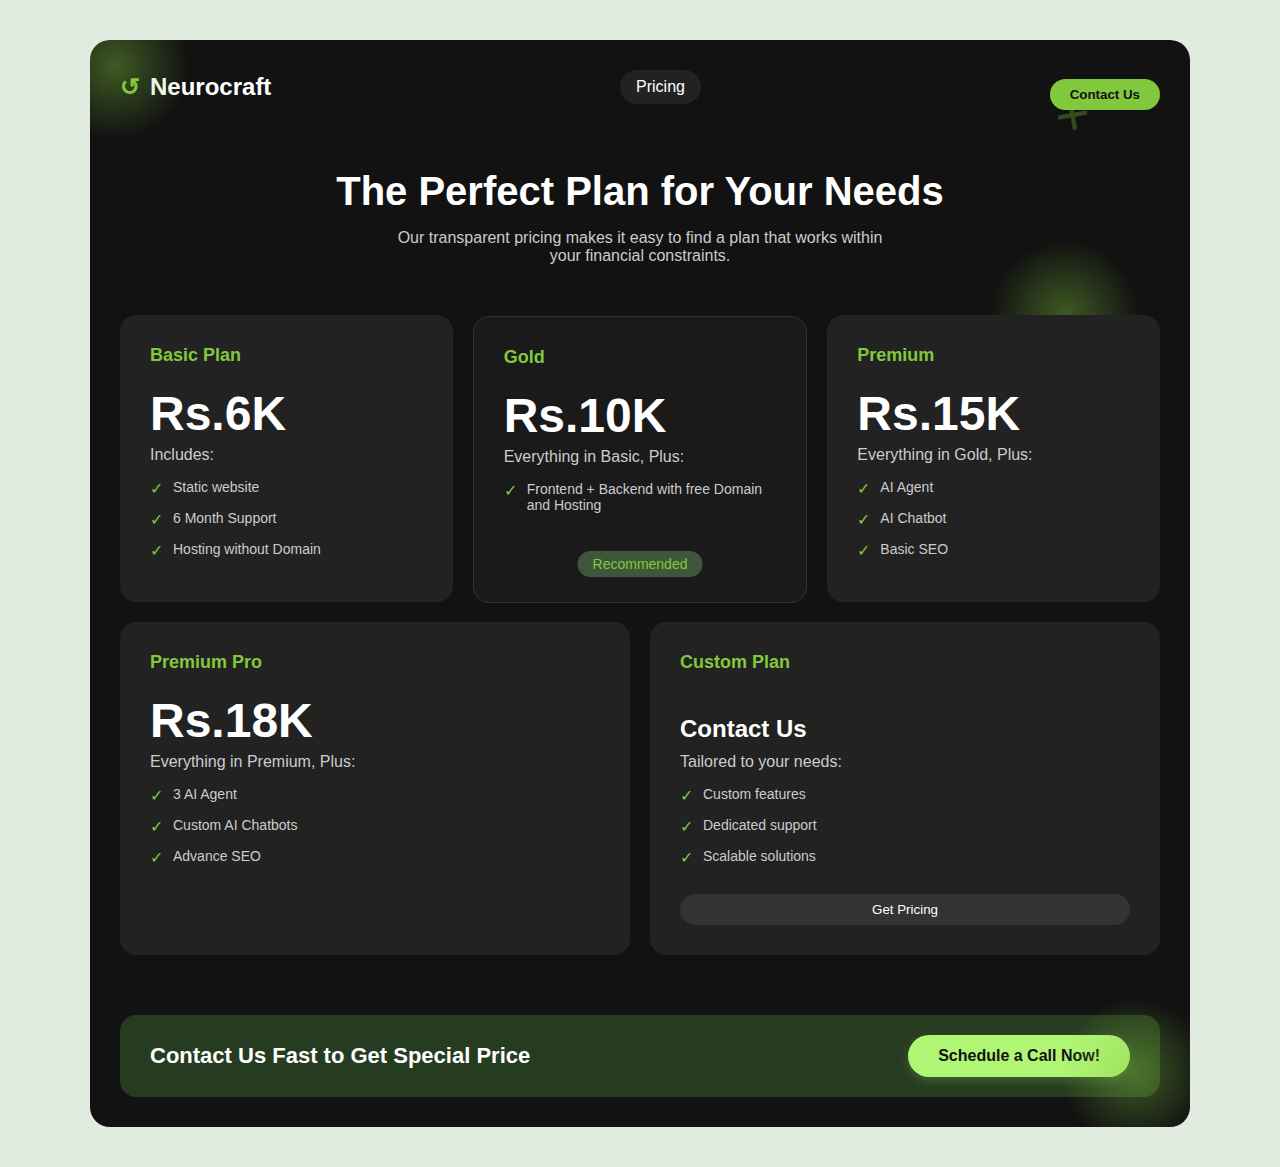
<file: pricing.html>
<!DOCTYPE html>
<html lang="en">
<head>
    <meta charset="UTF-8">
    <meta name="viewport" content="width=device-width, initial-scale=1.0">
    <title>Neurocraft</title>
    <style>
        * {
            margin: 0;
            padding: 0;
            box-sizing: border-box;
            font-family: -apple-system, BlinkMacSystemFont, 'Segoe UI', Roboto, Oxygen, Ubuntu, Cantarell, 'Open Sans', 'Helvetica Neue', sans-serif;
        }

        body {
            background-color: #e0ece0;
            color: white;
            min-height: 100vh;
        }

        .container {
            width: 1100px;
            max-width: 90%;
            background-color: #121212;
            border-radius: 20px;
            padding: 30px;
            position: relative;
            overflow: hidden;
            margin: 40px auto;
        }

        .green-glow {
            position: absolute;
            width: 150px;
            height: 150px;
            background: radial-gradient(circle, rgba(130, 200, 60, 0.4) 0%, rgba(0, 0, 0, 0) 70%);
            border-radius: 50%;
        }

        .green-glow-1 {
            top: -50px;
            left: -50px;
        }

        .green-glow-2 {
            bottom: -20px;
            right: -20px;
        }

        .green-glow-3 {
            top: 200px;
            right: 50px;
        }

        .plus-shape {
            position: absolute;
            opacity: 0.3;
        }

        .plus-shape-1 {
            top: 320px;
            left: 40px;
            transform: rotate(15deg);
            font-size: 80px;
            color: #82c83c;
        }

        .plus-shape-2 {
            top: 40px;
            right: 100px;
            transform: rotate(-10deg);
            font-size: 60px;
            color: #82c83c;
        }

        .header {
            display: flex;
            justify-content: space-between;
            align-items: center;
            margin-bottom: 50px;
            flex-wrap: wrap;
        }

        .logo {
            display: flex;
            align-items: center;
            font-size: 24px;
            font-weight: bold;
            margin-bottom: 15px;
        }

        .logo-icon {
            color: #82c83c;
            margin-right: 10px;
            font-size: 24px;
        }

        .nav {
            display: flex;
            gap: 30px;
            flex-wrap: wrap;
            margin-bottom: 15px;
        }

        .nav-item {
            font-size: 16px;
            cursor: pointer;
            transition: all 0.3s ease;
            padding: 8px 16px;
            border-radius: 20px;
        }

        .nav-item:hover {
            color: #82c83c;
        }

        .nav-item.active {
            background-color: #222;
        }

        .contact-btn {
            background-color: #82c83c;
            color: #121212;
            padding: 8px 20px;
            border-radius: 20px;
            font-weight: 600;
            cursor: pointer;
            border: none;
            transition: all 0.3s ease;
        }

        .contact-btn:hover {
            transform: translateY(-2px);
            background-color: #9dde5a;
        }

        .content {
            text-align: center;
            margin-bottom: 50px;
        }

        h1 {
            font-size: 40px;
            margin-bottom: 15px;
        }

        .subtitle {
            font-size: 16px;
            color: #ccc;
            max-width: 500px;
            margin: 0 auto;
        }

        .pricing-cards {
            display: flex;
            justify-content: space-between;
            gap: 20px;
            margin-bottom: 60px;
            flex-wrap: wrap;
        }

        .pricing-card {
            background-color: #222;
            border-radius: 16px;
            padding: 30px;
            flex: 1;
            position: relative;
            min-width: 250px;
            transition: all 0.3s ease;
        }

        .pricing-card:hover {
            transform: translateY(-10px);
            box-shadow: 0 10px 20px rgba(0, 0, 0, 0.2);
        }

        .pricing-card.highlighted {
            background-color: #1a1a1a;
            border: 1px solid #333;
            animation: float 6s ease-in-out infinite;
        }

        @keyframes float {
            0% {
                transform: translateY(0px);
            }
            50% {
                transform: translateY(-10px);
            }
            100% {
                transform: translateY(0px);
            }
        }

        .plan-name {
            color: #82c83c;
            font-size: 18px;
            font-weight: 600;
            margin-bottom: 20px;
        }

        .price {
            font-size: 48px;
            font-weight: bold;
            margin-bottom: 5px;
        }

        .price span {
            font-size: 24px;
        }

        .referral {
            color: #ccc;
            font-size: 14px;
            margin-bottom: 30px;
        }

        .includes {
            color: #ccc;
            font-size: 16px;
            margin-bottom: 15px;
            text-align: left;
        }

        .feature-list {
            list-style: none;
            text-align: left;
        }

        .feature-item {
            display: flex;
            align-items: flex-start;
            margin-bottom: 12px;
            font-size: 14px;
            color: #ccc;
        }

        .check-icon {
            color: #82c83c;
            margin-right: 10px;
            font-size: 16px;
            flex-shrink: 0;
        }

        .recommendation-badge {
            background-color: #3e563a;
            color: #82c83c;
            font-size: 14px;
            padding: 5px 15px;
            border-radius: 20px;
            position: absolute;
            bottom: 25px;
            left: 50%;
            transform: translateX(-50%);
        }

        .cta-section {
            background-color: #263c21;
            border-radius: 16px;
            padding: 20px 30px;
            display: flex;
            justify-content: space-between;
            align-items: center;
            flex-wrap: wrap;
            gap: 20px;
        }

        .cta-text {
            font-size: 22px;
            font-weight: 600;
        }

        .demo-btn {
            background-color: #b1f575;
            color: #121212;
            padding: 12px 30px;
            border-radius: 30px;
            font-weight: 600;
            font-size: 16px;
            border: none;
            cursor: pointer;
            box-shadow: 0 4px 10px rgba(177, 245, 117, 0.2);
            transition: all 0.3s ease;
        }

        .demo-btn:hover {
            transform: translateY(-2px);
            box-shadow: 0 6px 14px rgba(177, 245, 117, 0.3);
        }

        .demo-btn:active {
            transform: translateY(0);
        }

        /* Custom Plan Form */
        .custom-form {
            margin-top: 20px;
            padding: 15px;
            background-color: #1a1a1a;
            border-radius: 10px;
            display: none;
            animation: fadeIn 0.5s ease-out forwards;
        }

        @keyframes fadeIn {
            from {
                opacity: 0;
                transform: translateY(10px);
            }
            to {
                opacity: 1;
                transform: translateY(0);
            }
        }

        .custom-form input,
        .custom-form textarea {
            width: 100%;
            padding: 10px;
            margin-bottom: 10px;
            background-color: #333;
            border: none;
            border-radius: 5px;
            color: white;
        }

        .custom-form textarea {
            min-height: 80px;
            resize: vertical;
        }

        .custom-form button {
            width: 100%;
            padding: 10px;
            background-color: #82c83c;
            color: #121212;
            border: none;
            border-radius: 5px;
            font-weight: 600;
            cursor: pointer;
            transition: all 0.3s ease;
        }

        .custom-form button:hover {
            background-color: #9dde5a;
        }

        .custom-quote-btn {
            margin-top: 15px;
            width: 100%;
            padding: 8px;
            background-color: #333;
            color: white;
            border: none;
            border-radius: 20px;
            cursor: pointer;
            transition: all 0.3s ease;
        }

        .custom-quote-btn:hover {
            background-color: #444;
        }

        /* Contact Section */
        .contact-section {
            margin-top: 80px;
            display: none;
            animation: fadeIn 0.5s ease-out forwards;
        }

        .contact-section.active {
            display: block;
        }

        .contact-header {
            text-align: center;
            margin-bottom: 40px;
        }

        .contact-header h2 {
            font-size: 36px;
            margin-bottom: 15px;
        }

        .contact-header p {
            color: #ccc;
            max-width: 600px;
            margin: 0 auto;
        }

        .contact-content {
            display: flex;
            flex-wrap: wrap;
            gap: 30px;
        }

        .contact-info {
            flex: 1;
            min-width: 300px;
            background-color: #1a1a1a;
            border-radius: 16px;
            padding: 30px;
        }

        .contact-info h3 {
            color: #82c83c;
            font-size: 24px;
            margin-bottom: 25px;
        }

        .contact-detail {
            display: flex;
            margin-bottom: 20px;
        }

        .contact-icon {
            color: #82c83c;
            font-size: 20px;
            margin-right: 15px;
            min-width: 20px;
        }

        .contact-text h4 {
            color: #ccc;
            font-size: 14px;
            margin-bottom: 5px;
        }

        .contact-form {
            margin-top: 30px;
        }

        .contact-form h3 {
            font-size: 20px;
            margin-bottom: 20px;
        }

        .form-row {
            display: flex;
            gap: 15px;
            margin-bottom: 15px;
        }

        .form-group {
            flex: 1;
        }

        .contact-form input,
        .contact-form textarea {
            width: 100%;
            padding: 12px;
            background-color: #333;
            border: none;
            border-radius: 5px;
            color: white;
            margin-bottom: 15px;
        }

        .contact-form textarea {
            min-height: 120px;
            resize: vertical;
        }

        .contact-form button {
            background-color: #82c83c;
            color: #121212;
            padding: 12px 25px;
            border-radius: 30px;
            font-weight: 600;
            border: none;
            cursor: pointer;
            transition: all 0.3s ease;
        }

        .contact-form button:hover {
            background-color: #9dde5a;
            transform: translateY(-2px);
        }

        .map-container {
            flex: 1;
            min-width: 300px;
            height: 400px;
            border-radius: 16px;
            overflow: hidden;
        }

        .map-container iframe {
            width: 100%;
            height: 100%;
            border: none;
        }

        /* Responsive Styles */
        @media (max-width: 1100px) {
            .pricing-cards {
                flex-wrap: wrap;
                justify-content: center;
            }

            .pricing-card {
                min-width: 280px;
                max-width: 400px;
            }

            .cta-section {
                flex-direction: column;
                text-align: center;
            }

            .cta-text {
                font-size: 20px;
            }
        }

        @media (max-width: 768px) {
            .header {
                flex-direction: column;
                align-items: center;
            }

            .logo {
                margin-bottom: 20px;
            }

            .nav {
                margin-bottom: 20px;
                justify-content: center;
            }

            h1 {
                font-size: 32px;
            }

            .contact-content {
                flex-direction: column;
            }

            .form-row {
                flex-direction: column;
                gap: 0;
            }

            .plus-shape-1, .plus-shape-2, .green-glow-3 {
                display: none;
            }
        }

        @media (max-width: 480px) {
            .container {
                padding: 20px;
            }

            .nav {
                gap: 15px;
            }

            .nav-item {
                padding: 6px 12px;
                font-size: 14px;
            }

            h1 {
                font-size: 28px;
            }

            .subtitle {
                font-size: 14px;
            }

            .price {
                font-size: 36px;
            }

            .cta-text {
                font-size: 18px;
            }

            .demo-btn {
                padding: 10px 20px;
                font-size: 14px;
            }
        }

        /* Tab Navigation */
        .tab-content {
            display: none;
        }

        .tab-content.active {
            display: block;
            animation: fadeIn 0.5s ease-out forwards;
        }
    </style>
</head>
<body>
    <div class="container">
        <!-- Background elements -->
        <div class="green-glow green-glow-1"></div>
        <div class="green-glow green-glow-2"></div>
        <div class="green-glow green-glow-3"></div>
        <div class="plus-shape plus-shape-1">+</div>
        <div class="plus-shape plus-shape-2">+</div>

        <!-- Header -->
        <div class="header">
            <div class="logo">
                <span class="logo-icon">↺</span>
                Neurocraft
            </div>
            <div class="nav">
                <!-- <div class="nav-item" data-tab="product">Product</div> -->
                <div class="nav-item active" data-tab="pricing">Pricing</div>
                <!-- <div class="nav-item" data-tab="about">About</div> -->
            </div>
            <button class="contact-btn" data-tab="contact">Contact Us</button>
        </div>

        <!-- Pricing Tab Content -->
        <div id="pricing-tab" class="tab-content active">
            <!-- Content -->
            <div class="content">
                <h1>The Perfect Plan for Your Needs</h1>
                <p class="subtitle">Our transparent pricing makes it easy to find a plan that works within your financial constraints.</p>
            </div>

            <!-- Pricing Cards -->
            <div class="pricing-cards">
                <!-- Free Plan -->
                <div class="pricing-card">
                    <div class="plan-name">Basic Plan</div>
                    <div class="price">Rs.6K</div>
                    
                    <div class="includes">Includes:</div>
                    <ul class="feature-list">
                        <li class="feature-item">
                            <span class="check-icon">✓</span>
                            Static website
                        </li>
                        <li class="feature-item">
                            <span class="check-icon">✓</span>
                            6 Month Support
                        </li>
                        <li class="feature-item">
                            <span class="check-icon">✓</span>
                            Hosting without Domain
                        </li>
                    </ul>
                </div>

                <!-- Grow Plan -->
                <div class="pricing-card highlighted">
                    <div class="plan-name">Gold</div>
                    <div class="price">Rs.10K</div>
                    
                    <div class="includes">Everything in Basic, Plus:</div>
                    <ul class="feature-list">
                        <li class="feature-item">
                            <span class="check-icon">✓</span>
                            Frontend + Backend with free Domain and Hosting
                        </li>
                    </ul>

                    <div class="recommendation-badge">Recommended</div>
                </div>

                <!-- Scale Plan -->
                <div class="pricing-card">
                    <div class="plan-name">Premium</div>
                    <div class="price">Rs.15K</div>
                    
                    <div class="includes">Everything in Gold, Plus:</div>
                    <ul class="feature-list">
                        <li class="feature-item">
                            <span class="check-icon">✓</span>
                            AI Agent
                        </li>
                        <li class="feature-item">
                            <span class="check-icon">✓</span>
                            AI Chatbot
                        </li>
                        <li class="feature-item">
                            <span class="check-icon">✓</span>
                            Basic SEO
                        </li>
                    </ul>
                </div>

                <!-- Scale Plan -->
                <div class="pricing-card">
                    <div class="plan-name">Premium Pro</div>
                    <div class="price">Rs.18K</div>
                    
                    <div class="includes">Everything in Premium, Plus:</div>
                    <ul class="feature-list">
                        <li class="feature-item">
                            <span class="check-icon">✓</span>
                            3 AI Agent
                        </li>
                        <li class="feature-item">
                            <span class="check-icon">✓</span>
                            Custom AI Chatbots
                        </li>
                        <li class="feature-item">
                            <span class="check-icon">✓</span>
                            Advance SEO
                        </li>
                    </ul>
                </div>

                <!-- Custom Plan -->
                <div class="pricing-card">
                    <div class="plan-name">Custom Plan</div>
                    <div class="price"><span>Contact Us</span></div>
                    
                    <div class="includes">Tailored to your needs:</div>
                    <ul class="feature-list">
                        <li class="feature-item">
                            <span class="check-icon">✓</span>
                            Custom features
                        </li>
                        <li class="feature-item">
                            <span class="check-icon">✓</span>
                            Dedicated support
                        </li>
                        <li class="feature-item">
                            <span class="check-icon">✓</span>
                            Scalable solutions
                        </li>
                    </ul>

                    <button class="custom-quote-btn" id="custom-quote-btn">Get Pricing</button>
                    
                    <div class="custom-form" id="custom-form">
                        <input type="text" placeholder="Your Name">
                        <input type="email" placeholder="Your Email">
                        <textarea placeholder="Describe your requirements"></textarea>
                        <button>Submit Request</button>
                    </div>
                </div>
            </div>
            
            <!-- CTA Section -->
            <div class="cta-section">
                <div class="cta-text">Contact Us Fast to Get Special Price</div>
                <a href="https://calendly.com/neurocraftai/contact"><button class="demo-btn">Schedule a Call Now!</button></a>
            </div>
        </div>

        <!-- Contact Tab Content -->

         
        
        <div id="contact-tab" class="tab-content">
            <div class="contact-header">
                <h2>Contact Us</h2>
                <p>We'd love to hear from you. Reach out to us for any questions or to discuss your project needs.</p>
            </div>

            <div class="contact-content">
                <div class="contact-info">
                    <h3>Get in Touch</h3>
                    
                    <div class="contact-detail">
                        <div class="contact-icon">📱</div>
                        <div class="contact-text">
                            <h4>Call Us</h4>
                            <p>+91 91569 03129</p>
                            <p>+91 93226 87523</p>
                        </div>
                    </div>

                    <div class="contact-detail">
                        <div class="contact-icon">✉️</div>
                        <div class="contact-text">
                            <h4>Email Us</h4>
                            <p>neurocraftai@gmail.com</p>
                        </div>
                    </div>

                    <!--    <div class="contact-detail">
                        <div class="contact-icon">📍</div>
                        <div class="contact-text">
                            <h4>Visit Us</h4>
                            <p>123 Tech Park, Hinjewadi</p>
                            <p>Pune, Maharashtra 411057</p>
                        </div>
                    </div> -->

                    <div class="contact-form">
                        <h3>Send us a message</h3>
                        <div class="form-row">
                            <div class="form-group">
                                <input type="text" placeholder="Your Name">
                            </div>
                            <div class="form-group">
                                <input type="email" placeholder="Your Email">
                            </div>
                        </div>
                        <input type="text" placeholder="Subject">
                        <textarea placeholder="Your Message"></textarea>
                        <button>Send Message</button>
                    </div>
                </div>

                <div class="map-container">
                    <iframe src="https://www.google.com/maps/embed?pb=!1m18!1m12!1m3!1d121058.92836883065!2d73.7929273582031!3d18.52476!2m3!1f0!2f0!3f0!3m2!1i1024!2i768!4f13.1!3m3!1m2!1s0x3bc2bf2e67461101%3A0x828d43bf9d9ee343!2sPune%2C%20Maharashtra!5e0!3m2!1sen!2sin!4v1621345678901!5m2!1sen!2sin" allowfullscreen="" loading="lazy"></iframe>
                </div>

                <!-- CTA Section -->
                    <div class="cta-section">
                        <div class="cta-text">Contact Us Fast to Get Special Price</div>
                        <a href="https://calendly.com/neurocraftai/contact"><button class="demo-btn">Schedule a Call Now!</button></a>
                    </div>
                </div>
            </div>
        </div>

        <!-- About Tab Content (placeholder) 
        <div id="about-tab" class="tab-content">
            <div class="content">
                <h1>About Neurocraft</h1>
                <p class="subtitle"> Learn more about our company and our mission to provide exceptional web development services.</p>

            
                     About content would go here 
                    <h3 class="subtitle">NeuroCraft is a next-generation technology agency specializing in AI-driven automation, intelligent web development, and custom software solutions. We empower startups, businesses, and enterprises to harness the full potential of automation, AI agents, data intelligence, and workflow optimization to scale faster and smarter.
                        At NeuroCraft, we don’t just build software—we craft intelligent systems that think, learn, and adapt. Our multidisciplinary team of developers, AI engineers, data analysts, and UX designers works closely with clients to create future-ready solutions that are sleek, scalable, and deeply integrated with modern business needs.
                        With a portfolio spanning advanced AI agents, workflow automations, web apps, data analysis, and visualization tools, we bring precision, clarity, and intelligence to every project. Whether you're looking to automate repetitive tasks, develop AI-powered customer experiences, build custom dashboards for data insights, or launch robust web platforms, NeuroCraft provides the technical depth and creative edge to bring your vision to life.
                        We follow a lean, agile development model backed by state-of-the-art AI frameworks, modern tech stacks, and industry best practices. Our mission is to help organizations accelerate digital transformation through intelligent design and automation—streamlining operations, enhancing decision-making, and unlocking new growth opportunities.
                        From smart web development to intelligent automation systems, custom dashboards to AI-powered data pipelines, NeuroCraft is your strategic partner for building solutions that evolve with your business.
                        Ready to craft the future with intelligence? Let’s build something extraordinary together.
                    </h3>
            </div>
        </div>-->
    </div>

    <script>
        // Tab Navigation
        const navItems = document.querySelectorAll('.nav-item, .contact-btn');
        const tabContents = document.querySelectorAll('.tab-content');

        navItems.forEach(item => {
            item.addEventListener('click', () => {
                // Remove active class from all nav items
                navItems.forEach(nav => nav.classList.remove('active'));
                
                // Add active class to clicked nav item
                item.classList.add('active');
                
                // Hide all tab contents
                tabContents.forEach(tab => tab.classList.remove('active'));
                
                // Show the selected tab content
                const tabId = item.getAttribute('data-tab');
                document.getElementById(`${tabId}-tab`).classList.add('active');
            });
        });
        
        // Custom Quote Form Toggle
        const customQuoteBtn = document.getElementById('custom-quote-btn');
        const customForm = document.getElementById('custom-form');

        customQuoteBtn.addEventListener('click', () => {
            if (customForm.style.display === 'block') {
                customForm.style.display = 'none';
                customQuoteBtn.textContent = 'Request Custom Quote';
            } else {
                customForm.style.display = 'block';
                customQuoteBtn.textContent = 'Hide Form';
            }
        });

        // Add hover effects to buttons
        document.querySelectorAll('.contact-btn, .demo-btn').forEach(button => {
            button.addEventListener('mouseenter', () => {
                button.style.transform = 'translateY(-2px)';
                button.style.transition = 'all 0.3s ease';
            });
            
            button.addEventListener('mouseleave', () => {
                button.style.transform = 'translateY(0)';
            });
        });

        // Add hover effect to pricing cards
        document.querySelectorAll('.pricing-card:not(.highlighted)').forEach(card => {
            card.addEventListener('mouseenter', () => {
                card.style.transform = 'translateY(-10px)';
                card.style.transition = 'all 0.3s ease';
                card.style.boxShadow = '0 10px 20px rgba(0, 0, 0, 0.2)';
            });
            
            card.addEventListener('mouseleave', () => {
                card.style.transform = 'translateY(0)';
                card.style.boxShadow = 'none';
            });
        });

        // Add a subtle animation to the highlighted card
        const highlightedCard = document.querySelector('.highlighted');
        let animationDirection = 1;
        let currentOffset = 0;
        
        function animateHighlightedCard() {
            currentOffset += (0.2 * animationDirection);
            
            if (currentOffset > 5) {
                animationDirection = -1;
            } else if (currentOffset < -5) {
                animationDirection = 1;
            }
            
            highlightedCard.style.transform = `translateY(${currentOffset}px)`;
            requestAnimationFrame(animateHighlightedCard);
        }
        
        animateHighlightedCard();
    </script>
</body>
</html>
</file>
